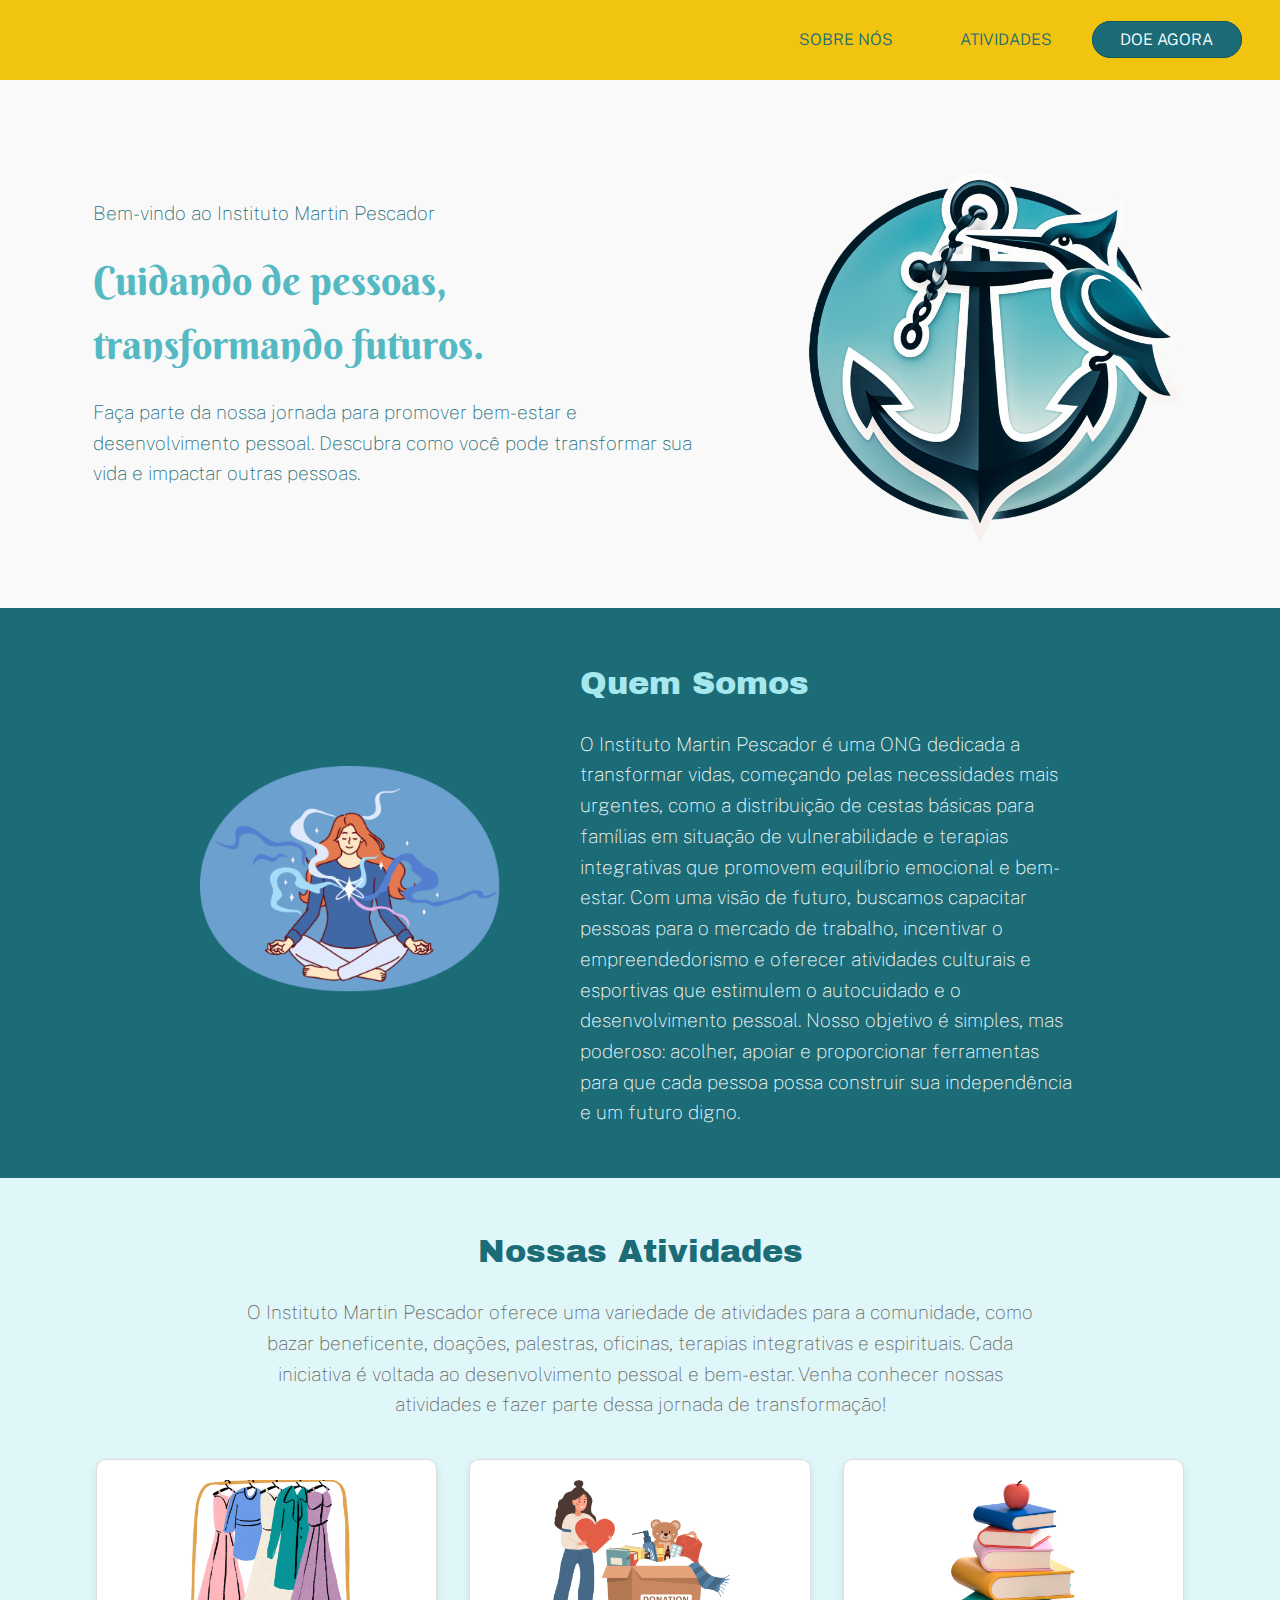
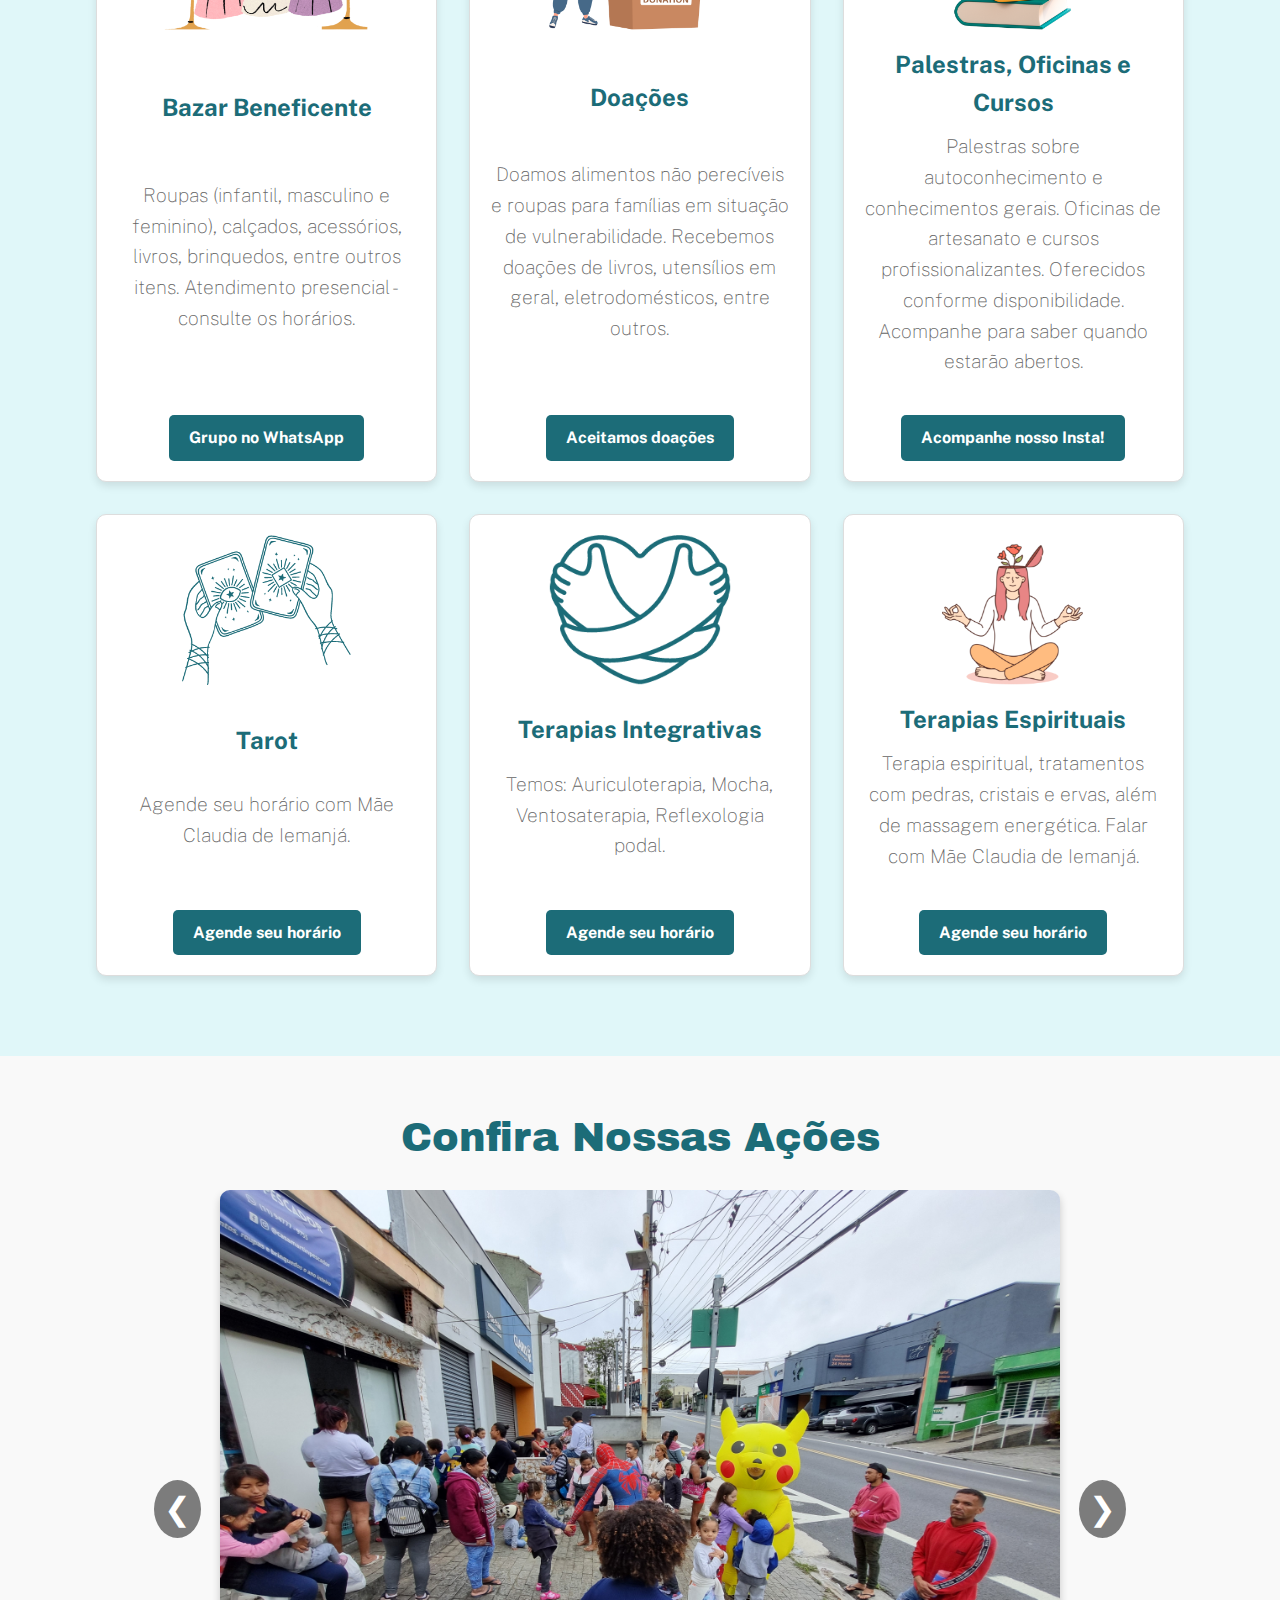
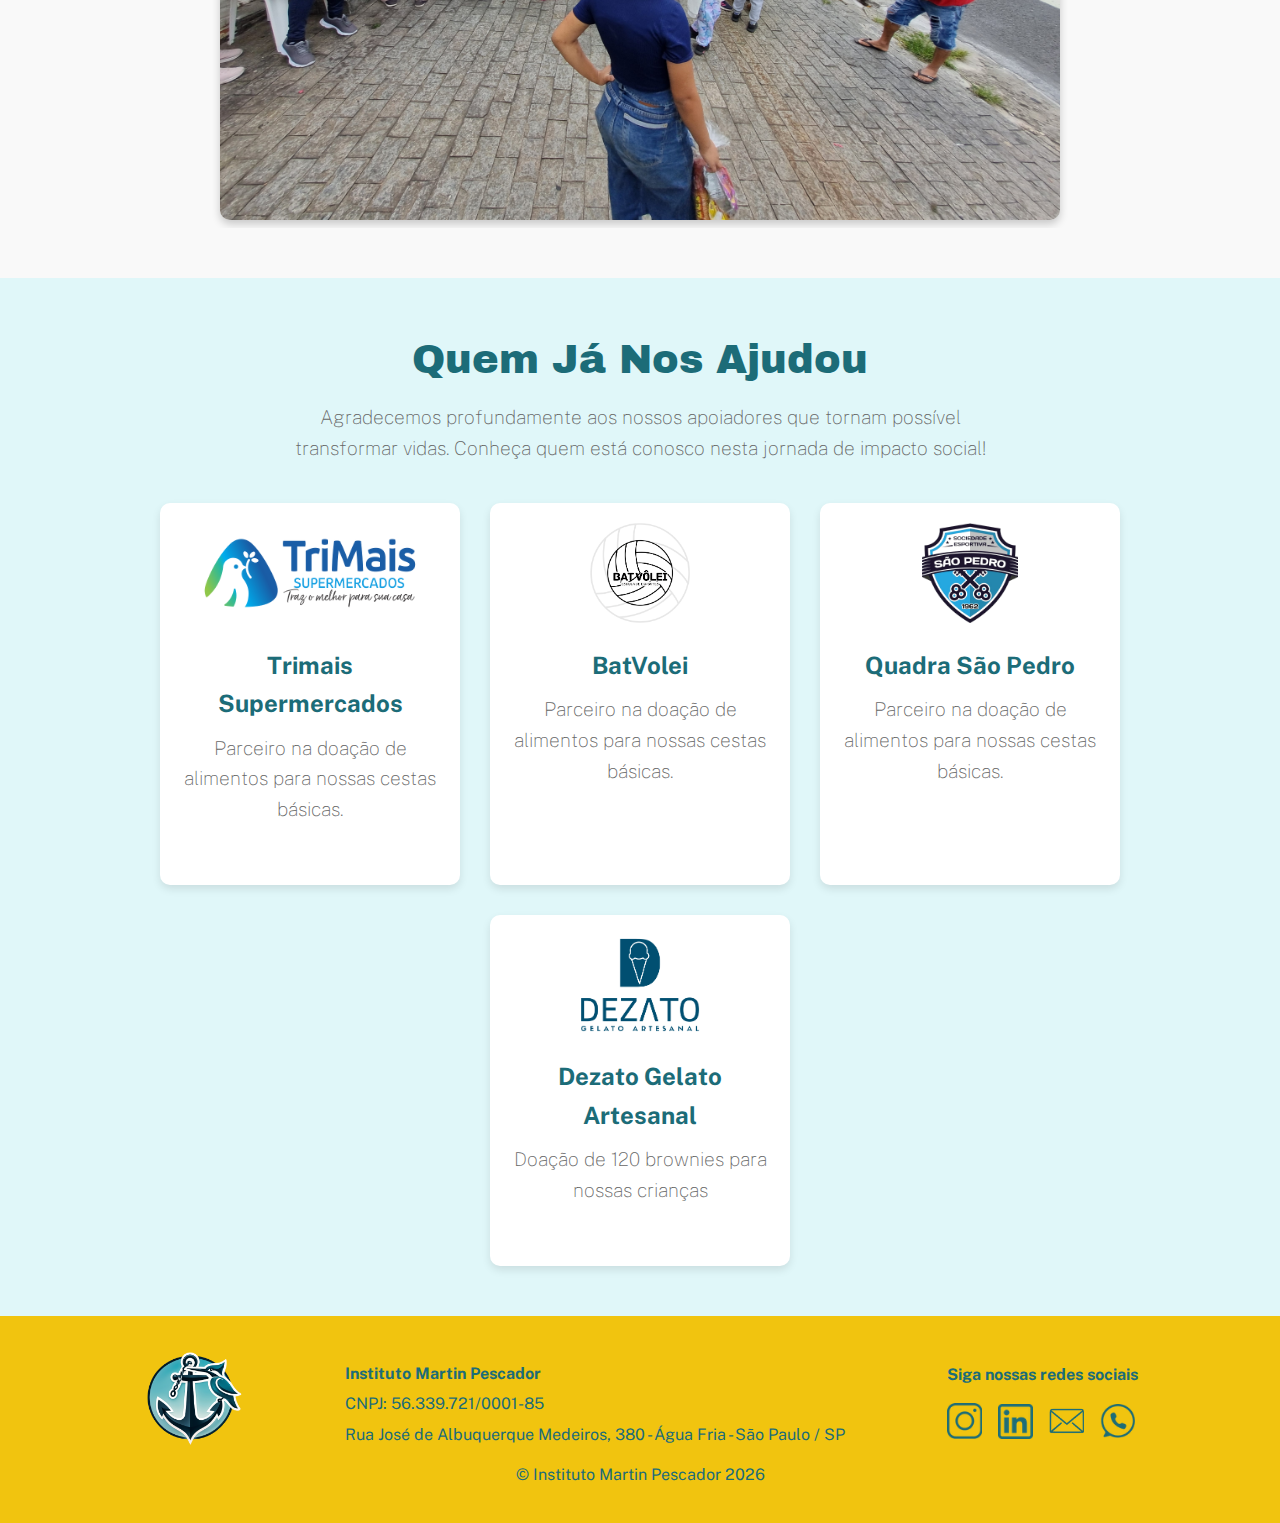
<file: index.html>
<!DOCTYPE html>
<html lang="pt-BR">
<head>
	<meta charset="UTF-8">
	<meta name="viewport" content="width=device-width, initial-scale=1.0">
	<meta name="description" content="O Instituto Martin Pescador promove bem-estar e desenvolvimento pessoal por meio de atividades como bazar beneficente, doações, palestras, oficinas e terapias espirituais e integrativas.">	
	<meta name="keywords" content="instituto martin pescador, desenvolvimento pessoal, bem-estar, bazar beneficente, doações, terapias espirituais, oficinas, cursos, terapias integrativas">
	<meta name="robots" content="index, follow">
	<meta property="og:title" content="Instituto Martin Pescador">
	<meta property="og:description" content="Desenvolvimento pessoal e bem-estar com atividades como bazar beneficente, doações, palestras, oficinas e terapias integrativas e espirituais.">
	<meta property="og:image" content="images/logo.png">
	<meta property="og:url" content="https://www.martinpescador.com.br">
	<meta name="twitter:card" content="summary_large_image">
	<meta name="twitter:title" content="Instituto Martin Pescador">
	<meta name="twitter:description" content="Desenvolvimento pessoal e bem-estar com bazar, doações, palestras, oficinas e terapias integrativas e espirituais.">
	<meta name="twitter:image" content="images/logo.png">
	<meta name="twitter:site" content="@instituto_martinpescador">
	
	<title>Instituto Martin Pescador</title>
	<link rel="canonical" href="https://www.institutomartinpescador.org.br">
	<link rel="stylesheet" href="style.css">
	<link rel="preconnect" href="https://fonts.googleapis.com">
	<link rel="preconnect" href="https://fonts.gstatic.com" crossorigin>
	<link href="https://fonts.googleapis.com/css2?family=Archivo+Black&family=Berkshire+Swash&family=Public+Sans:ital,wght@0,100..900;1,100..900&display=swap" rel="stylesheet">

	<link rel="icon" type="image/png" sizes="16x16"  href="images/favicon.png">
	<meta name="msapplication-TileColor" content="#ffffff">
	<meta name="theme-color" content="#ffffff">
</head>
<body>
    <header>
        <nav>
            <ul>
                <li><a href="#sobre-nos">Sobre Nós</a></li>
                <li><a href="#nossas-atividades">Atividades</a></li>
                <li><a href="./doacao.html" class="btn-doe">Doe Agora</a></li>
            </ul>
        </nav>
    </header>

    <section id="hero">
        <div class="hero-content">
			<h1>Bem-vindo ao Instituto Martin Pescador</h1>
			<p>Cuidando de pessoas, <br> transformando futuros.</p> 
			<p>Faça parte da nossa jornada para promover bem-estar e desenvolvimento pessoal. Descubra como você pode transformar sua vida e impactar outras pessoas.</p>
        </div>
        <div class="hero-image">
            <img src="images/logo.png"  alt="Logo Instituto Martin Pescador">
        </div>
		</section>

    <section id="sobre-nos">
		<div class="missao-content">
			<div class="missao-image">
					<img src="images/missao.png" alt="Ilustração Missão">
			</div>
			<div class="missao-text">
				<h2>Quem Somos</h2>
				<p>O Instituto Martin Pescador é uma ONG dedicada a transformar vidas, começando pelas necessidades mais urgentes, como a distribuição de cestas básicas para famílias em situação de vulnerabilidade e terapias integrativas que promovem equilíbrio emocional e bem-estar. Com uma visão de futuro, buscamos capacitar pessoas para o mercado de trabalho, incentivar o empreendedorismo e oferecer atividades culturais e esportivas que estimulem o autocuidado e o desenvolvimento pessoal. Nosso objetivo é simples, mas poderoso: acolher, apoiar e proporcionar ferramentas para que cada pessoa possa construir sua independência e um futuro digno.</p>
			</div>
		</div>
	</section>
		
	<section id="nossas-atividades">
		<h2>Nossas Atividades</h2>
		<p>O Instituto Martin Pescador oferece uma variedade de atividades para a comunidade, como bazar beneficente, doações, palestras, oficinas, terapias integrativas e espirituais. Cada iniciativa é voltada ao desenvolvimento pessoal e bem-estar. Venha conhecer nossas atividades e fazer parte dessa jornada de transformação!</p>
	
		<div class="activities-container">
			<div class="activity-card">
				<img src="images/bazar.png" alt="Ilustração do Bazar Beneficente">
				<h3>Bazar Beneficente</h3>
				<p>Roupas (infantil, masculino e feminino), calçados, acessórios, livros, brinquedos, entre outros itens. Atendimento presencial - consulte os horários.</p>
				<a href="https://chat.whatsapp.com/Gz7WMMLFgeX7HtNqDDpBQK" class="btn-atividade">Grupo no WhatsApp</a>
			</div>
	
			<div class="activity-card">
				<img src="images/doacoes.png" alt="Ilustração das Doações">
				<h3>Doações</h3>
				<p>Doamos alimentos não perecíveis e roupas para famílias em situação de vulnerabilidade. Recebemos doações de livros, utensílios em geral, eletrodomésticos, entre outros.</p>
				<a href="https://wa.me/5511936183263" class="btn-atividade">Aceitamos doações</a>
			</div>
	
			<div class="activity-card">
				<img src="images/palestras.png" alt="Ilustração das Palestras, Oficinas e Cursos">
				<h3>Palestras, Oficinas e Cursos</h3>
				<p>Palestras sobre autoconhecimento e conhecimentos gerais. Oficinas de artesanato e cursos profissionalizantes. Oferecidos conforme disponibilidade. Acompanhe para saber quando estarão abertos.</p>
				<a href="https://www.instagram.com/institutomartinpescador/" class="btn-atividade">Acompanhe nosso Insta!</a>
			</div>
	
			<div class="activity-card">
				<img src="images/tarot.png" alt="Ilustração do Tarot">
				<h3>Tarot</h3>
				<p>Agende seu horário com Mãe Claudia de Iemanjá.</p>
				<a href="https://wa.me/5511936183263" class="btn-atividade">Agende seu horário</a>
			</div>
	
			<div class="activity-card">
				<img src="images/terapias-integrativas.png" alt="Ilustração das Terapias Integrativas">
				<h3>Terapias Integrativas</h3>
				<p>Temos: Auriculoterapia, Mocha, Ventosaterapia, Reflexologia podal.</p>
				<a href="https://wa.me/5511936183263" class="btn-atividade">Agende seu horário</a>
			</div>
	
			<div class="activity-card">
				<img src="images/terapias-espirituais.png" alt="Ilustração das Terapias Espirituais">
				<h3>Terapias Espirituais</h3>
				<p>Terapia espiritual, tratamentos com pedras, cristais e ervas, além de massagem energética. Falar com Mãe Claudia de Iemanjá.</p>
				<a href="https://wa.me/5511936183263" class="btn-atividade">Agende seu horário</a>
			</div>
		</div>
	</section>

	<section id="acoes-carrossel">
		<h2>Confira Nossas Ações</h2>
		<div class="carousel-container">
			<button class="carousel-btn prev-btn" onclick="moveSlide(-1, true)">&#10094;</button>			<div class="carousel">
				<div class="slide"><img src="images/acao5.png" alt="Ação 5"></div>
				<div class="slide"><img src="images/acao1.png" alt="Ação 1"></div>
				<div class="slide"><img src="images/acao7.png" alt="Ação 7"></div>
				<div class="slide"><img src="images/acao2.png" alt="Ação 2"></div>
				<div class="slide"><img src="images/acao3.png" alt="Ação 3"></div>
				<div class="slide"><img src="images/acao4.png" alt="Ação 4"></div>
				<div class="slide"><img src="images/acao6.png" alt="Ação 6"></div>
			</div>
			<button class="carousel-btn next-btn" onclick="moveSlide(1, true)">&#10095;</button>
		</div>
	</section>

	<section id="nossos-apoiadores">
		<h2>Quem Já Nos Ajudou</h2>
		<p>Agradecemos profundamente aos nossos apoiadores que tornam possível transformar vidas. Conheça quem está conosco nesta jornada de impacto social!</p>
		<div class="supporters-container">
			<div class="supporter">
				<a href="https://www.apoiador1.com" target="_blank">
					<img src="images/apoiador1.png" alt="Trimais Supermercados">
				</a>
				<h3>Trimais Supermercados</h3>
				<p>Parceiro na doação de alimentos para nossas cestas básicas.</p>
			</div>
			<div class="supporter">
				<a href="https://www.instagram.com/batvolei/" target="_blank">
					<img src="images/apoiador2.png" alt="BatVolei">
				</a>
				<h3>BatVolei</h3>
				<p>Parceiro na doação de alimentos para nossas cestas básicas.</p>
			</div>
			<div class="supporter">
				<img src="images/apoiador3.png" alt="Logo do Apoiador 3">
				<h3>Quadra São Pedro</h3>
				<p>Parceiro na doação de alimentos para nossas cestas básicas.</p>
			</div>
			<div class="supporter">
				<a href="https://www.instagram.com/dezatogelato/" target="_blank">
					<img src="images/apoiador4.png" alt="Dezato Gelato">
				</a>
				<h3>Dezato Gelato Artesanal</h3>
				<p>Doação de 120 brownies para nossas crianças</p>
			</div>
		</div>
	</section>

	<footer>
		<div class="footer-container">
			<img src="images/logo.png" alt="Logo Instituto Martin Pescador" class="footer-logo">
			<div class="footer-logo-info">
				<p><strong>Instituto Martin Pescador</strong></p>
				<p>CNPJ: 56.339.721/0001-85</p>
				<a href="https://maps.app.goo.gl/QrHJWaHxXb4hQY8t7">Rua José de Albuquerque Medeiros, 380 - Água Fria - São Paulo / SP</a>
			</div>
			<div class="footer-social">
				<p><strong>Siga nossas redes sociais</strong></p>
				<div class="social-icons">
					<a href="https://www.instagram.com/institutomartinpescador/"><img src="images/instagram.png" alt="Instagram"></a>
					<a href="https://www.linkedin.com/company/institutomartinpescador/"><img src="images/linkedin.png" alt="Linkedin"></a>
					<a href="mailto:contato@institutomartinpescador.org.br"><img src="images/email.png" alt="E-mail"></a>
					<a href="https://wa.me/5511936183263"><img src="images/whatsapp.png" alt="WhatsApp"></a>
				</div>
			</div>
		</div>
		<p>&copy; Instituto Martin Pescador <script>document.write(new Date().getFullYear());</script></p>
	</footer>

	<!-- Google tag (gtag.js) -->
	<script async src="https://www.googletagmanager.com/gtag/js?id=G-5HYWZJTGW7"></script>
	<script>
	window.dataLayer = window.dataLayer || [];
	function gtag(){dataLayer.push(arguments);}
	gtag('js', new Date());

	gtag('config', 'G-5HYWZJTGW7');
	</script>
	<script>
		let currentSlide = 0;
		let autoplayInterval;
	
		// Função para mover os slides
		function moveSlide(direction, cancelAutoplay = false) {
			const carousel = document.querySelector('.carousel');
			const slides = document.querySelectorAll('.slide');
			const totalSlides = slides.length;
	
			// Atualiza o índice do slide atual
			currentSlide = (currentSlide + direction + totalSlides) % totalSlides;
	
			// Move o carrossel
			carousel.style.transform = `translateX(-${currentSlide * 100}%)`;
	
			// Cancela o autoplay somente se o usuário clicar manualmente
			if (cancelAutoplay) {
				stopAutoplay();
			}
		}
	
		// Função para iniciar o autoplay
		function startAutoplay() {
			autoplayInterval = setInterval(() => {
				moveSlide(1); // Avança automaticamente para o próximo slide
			}, 3000); // Alterar o tempo (em milissegundos) conforme necessário
		}
	
		// Função para parar o autoplay
		function stopAutoplay() {
			clearInterval(autoplayInterval);
		}
	
		// Inicia o autoplay automaticamente ao carregar a página
		document.addEventListener('DOMContentLoaded', startAutoplay);
	</script>
</body>
</html>
</file>
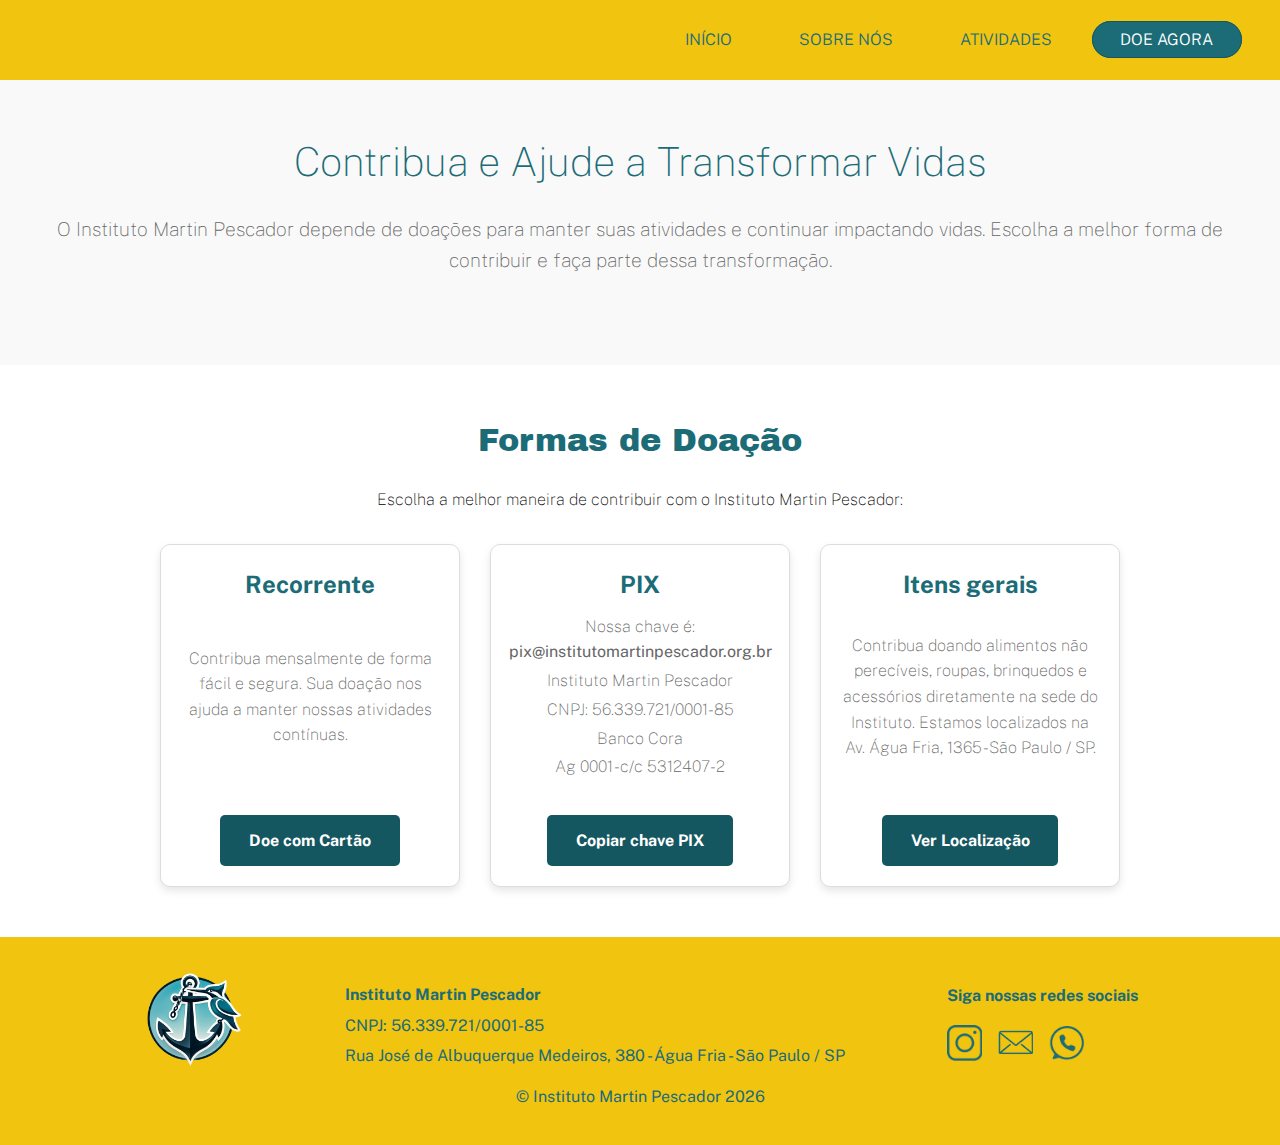
<file: doacao.html>
<!DOCTYPE html>
<html lang="pt-BR">
<head>
	<meta charset="UTF-8">
	<meta name="viewport" content="width=device-width, initial-scale=1.0">
	<meta name="description" content="Contribua com o Instituto Martin Pescador e ajude a transformar vidas por meio de doações recorrentes, Pix ou doação de alimentos, roupas e brinquedos.">
	<meta name="keywords" content="doação, Instituto Martin Pescador, doação recorrente, Pix, doação de alimentos, doação de roupas, doação de brinquedos">
	<meta name="robots" content="index, follow">
	<meta property="og:title" content="Doe para o Instituto Martin Pescador">
	<meta property="og:description" content="Ajude a manter nossas atividades com sua doação. Escolha entre doação recorrente, Pix ou doações de itens físicos.">
	<meta property="og:image" content="images/doe.png">
	<meta property="og:url" content="https://www.institutomartinpescador.org.br/doacao.html">
	<meta name="twitter:card" content="summary_large_image">
	<meta name="twitter:title" content="Doe para o Instituto Martin Pescador">
	<meta name="twitter:description" content="Ajude a transformar vidas com sua doação.">
	
	<title>Doe para o Instituto Martin Pescador</title>
	<link rel="stylesheet" href="style.css">
	<link rel="icon" type="image/png" sizes="16x16"  href="images/favicon.png">
	<link rel="preconnect" href="https://fonts.googleapis.com">
	<link rel="preconnect" href="https://fonts.gstatic.com" crossorigin>
	<link href="https://fonts.googleapis.com/css2?family=Archivo+Black&family=Berkshire+Swash&family=Public+Sans:ital,wght@0,100..900;1,100..900&display=swap" rel="stylesheet">

</head>
<body>
	<header>
		<nav>
			<ul>
				<li><a href="./index.html">Início</a></li>
				<li><a href="./index.html#sobre-nos">Sobre Nós</a></li>
				<li><a href="./index.html#nossas-atividades">Atividades</a></li>
				<li><a href="./doacao.html" class="btn-doe">Doe Agora</a></li>
			</ul>
		</nav>
	</header>

	<section id="doacao-hero">
		<h1>Contribua e Ajude a Transformar Vidas</h1>
		<p>O Instituto Martin Pescador depende de doações para manter suas atividades e continuar impactando vidas. Escolha a melhor forma de contribuir e faça parte dessa transformação.</p>
	</section>

	<section id="opcoes-doacao">
		<h2>Formas de Doação</h2>
		<p>Escolha a melhor maneira de contribuir com o Instituto Martin Pescador:</p>

		<div class="doacao-container">
			<div class="doacao-card">
				<!-- <img src="images/cartao.png" alt="Doação Recorrente no Cartão"> -->
				<h3>Recorrente</h3>
				<p>Contribua mensalmente de forma fácil e segura. Sua doação nos ajuda a manter nossas atividades contínuas.</p>
				<a href="https://www.paypal.com/donate/?hosted_button_id=HTZRRKR9D7NW6" class="btn-doacao">Doe com Cartão</a>
			</div>

			<div class="doacao-card">
				<!-- <img src="images/pix.png" alt="Doe via Pix"> -->
				<h3>PIX</h3>
				<p>Nossa chave é: <strong id="pix-key">pix@institutomartinpescador.org.br</strong></p>
				<p>Instituto Martin Pescador</p>
				<p>CNPJ: 56.339.721/0001-85</p>
				<p>Banco Cora</p>
				<p>Ag 0001 - c/c 5312407-2</p>
				<a onclick="copyPixKey()" class="btn-doacao">Copiar chave PIX</a>
				<p id="copy-confirmation" style="display: none; color: green; font-weight: bold;">Chave Pix copiada!</p>
			</div>

			<div class="doacao-card">
				<!-- <img src="images/alimentos.png" alt="Doação de Alimentos, Roupas e Brinquedos"> -->
				<h3>Itens gerais</h3>
				<p>Contribua doando alimentos não perecíveis, roupas, brinquedos e acessórios diretamente na sede do Instituto. Estamos localizados na Av. Água Fria, 1365 - São Paulo / SP.</p>
				<a href="https://maps.app.goo.gl/QrHJWaHxXb4hQY8t7" class="btn-doacao">Ver Localização</a>
			</div>
		</div>
	</section>

	<footer>
		<div class="footer-container">
			<img src="images/logo.png" alt="Logo Instituto Martin Pescador" class="footer-logo">
			<div class="footer-logo-info">
				<p><strong>Instituto Martin Pescador</strong></p>
				<p>CNPJ: 56.339.721/0001-85</p>
				<a href="https://maps.app.goo.gl/QrHJWaHxXb4hQY8t7">Rua José de Albuquerque Medeiros, 380 - Água Fria - São Paulo / SP</a>
			</div>
			<div class="footer-social">
				<p><strong>Siga nossas redes sociais</strong></p>
				<div class="social-icons">
					<a href="https://www.instagram.com/institutomartinpescador/"><img src="images/instagram.png" alt="Instagram"></a>
					<a href="mailto:contato@institutomartinpescador.org.br"><img src="images/email.png" alt="E-mail"></a>
					<a href="https://wa.me/5511936183263"><img src="images/whatsapp.png" alt="WhatsApp"></a>
				</div>
			</div>
		</div>
		<p>&copy; Instituto Martin Pescador <script>document.write(new Date().getFullYear());</script></p>
	</footer>

	<script>
		function copyPixKey() {
			// Seleciona o texto da chave Pix
			const pixKey = document.getElementById('pix-key').innerText;
	
			// Cria um campo de texto temporário para copiar o conteúdo
			const tempInput = document.createElement('input');
			tempInput.value = pixKey;
			document.body.appendChild(tempInput);
			tempInput.select();
			tempInput.setSelectionRange(0, 99999); // Para dispositivos móveis
	
			// Executa o comando de cópia
			document.execCommand('copy');
	
			// Remove o campo de texto temporário
			document.body.removeChild(tempInput);
	
			// Exibe uma mensagem de confirmação
			document.getElementById('copy-confirmation').style.display = 'block';
	
			// Oculta a mensagem após 3 segundos
			setTimeout(() => {
				document.getElementById('copy-confirmation').style.display = 'none';
			}, 3000);
		}
	</script>
</body>
</html>
</file>
<file: style.css>
* {
    margin: 0;
    padding: 0;
    box-sizing: border-box;
}

body {
    font-family: "Public Sans", sans-serif;
    font-weight: 100;
    font-style: normal;
    line-height: 1.6;
}

header {
    background-color: #f1c40f;
    padding: 1.3rem 2rem;
}

h1 {
    font-size: 1.2rem;
    color: #1c6c78;
    font-family: "Public Sans", sans-serif;
    font-weight: 100;
    font-style: normal;
    line-height: 1.6;
}

h2 {
    font-family: "Archivo Black", sans-serif;
    font-weight: 400;
    font-style: normal;
    font-size: 2rem;
}

nav ul {
    list-style: none;
    display: flex;
    justify-content: end;
    flex-direction: column;
    align-content: center;
    flex-wrap: wrap;
}

nav ul li {
    margin: 0.4rem;
    text-align: center;
}

nav ul li a:hover {
    background-color: #1c6c78;
    color: white;
}

nav ul li a {
    text-decoration: none;
    color: #1c6c78;
    text-transform: uppercase;
    font-weight: 300;
    padding: 0.5rem 1.7rem;
    border-radius: 20px;
}

.btn-doe {
    background-color: #1c6c78;
    color: white;
    padding: 0.5rem 1.7rem;
    border-radius: 20px;
    font-weight: 300;
    border: 1px #155760 solid;
}

.btn-doe:hover {
    background-color: #f1c40f;
    color: #155760;
}

section#hero {
    display: flex;
    flex-direction: column;
    align-items: center;
    padding: 50px 20px;
    background-color: #f9f9f9;
}

.hero-content h1 + p {
    font-family: "Berkshire Swash", serif;
    font-weight: 400;
    font-style: normal;
    font-size: 2.5rem;
    color: #55b9c3;
    margin-bottom: 20px;
    margin-top: 20px;
}

.hero-content p {
    font-size: 1.2rem;
    color: #1c6c78;
}

.hero-image img {
    max-width: 400px;
    height: auto;
    margin-top: 20px;
}

section#sobre-nos {
    display: flex;
    flex-direction: column;
    align-items: center;
    background-color: #1c6c78;
    padding: 50px 20px;
    color: white;
}

.missao-content {
    display: flex;
    flex-direction: column;
    align-items: center;
    max-width: 1000px;
}

.missao-image img {
    max-width: 300px;
    height: auto;
    margin-bottom: 20px;
}

.missao-text h2 {
    margin-bottom: 20px;
    color: #a7e8ef;
}

.missao-text p {
    font-size: 1.2rem;
}

footer {
    background-color: #f1c40f;
    color: #1c6c78;
    padding: 30px 0;
    text-align: center;
    font-family: "Public Sans", sans-serif;
}

.footer-container {
    display: flex;
    flex-direction: column;
    align-items: center;
    justify-content: space-evenly;
    max-width: 1200px;
    margin: 0 auto;
}

.footer-logo-info {
    margin: 10px 0;
}

.footer-logo-info a {
    text-decoration: none;
    color: #1c6c78;
    font-weight: normal;
}

.footer-logo {
    max-width: 100px;
    margin-bottom: 10px;
}

.footer-social {
    margin: 10px 0;
}

.footer-social .social-icons {
    margin-top: 1rem;
    display: flex;
    gap: 1rem;
    align-items: center;
    justify-content: center;
}

.footer-social .social-icons a img {
    max-width: 35px;
    height: auto;
}

footer p {
    margin: 5px 0;
    font-weight: 400;
}

#nossas-atividades {
    background-color: #e0f7f9;
    padding: 3rem 4rem;
    text-align: center;
}

#nossas-atividades h2 {
    color: #1c6c78;
    margin-bottom: 20px;
}

#nossas-atividades p {
    font-size: 1.2rem;
    color: #666;
    margin-bottom: 2em;
    max-width: 800px;
    margin-left: auto;
    margin-right: auto;
}

.activities-container {
    display: grid;
    justify-content: space-evenly;
    grid-column-gap: 2em;
    grid-row-gap: 2em;
}

.activity-card {
    background-color: #fff;
    border: 1px solid #ddd;
    border-radius: 10px;
    padding: 20px;
    box-shadow: 0 4px 8px rgba(0, 0, 0, 0.1);
    display: flex;
    flex-direction: column;
    justify-content: space-between;
    align-items: center;
}

.activity-card img {
    max-height: 150px;
    margin-bottom: 15px;
}

.activity-card h3 {
    color: #1c6c78;
    font-size: 1.5rem;
    margin-bottom: 10px;
}

.activity-card p {
    color: #666;
    font-size: 1rem;
    margin-bottom: 20px;
}

.btn-atividade {
    background-color: #1c6c78;
    color: #fff;
    padding: 10px 20px;
    text-decoration: none;
    border-radius: 5px;
    display: inline-block;
    font-weight: bold;
}

.btn-atividade:hover {
    background-color: #155760;
}

#doacao-hero {
    display: flex;
    flex-direction: column;
    align-items: center;
    padding: 50px 20px;
    background-color: #f9f9f9;
    text-align: center;
}

#doacao-hero h1 {
    color: #1c6c78;
    font-size: 2.5rem;
    margin-bottom: 20px;
}

#doacao-hero p {
    font-size: 1.2rem;
    color: #666;
    margin-bottom: 40px;
}

#opcoes-doacao {
    padding: 50px 20px;
    text-align: center;
}

#opcoes-doacao h2 {
    color: #1c6c78;
    margin-bottom: 20px;
}

.doacao-container {
    display: flex;
    justify-content: center;
    gap: 30px;
    flex-wrap: wrap;
    margin-top: 2em;
}

.doacao-card {
    display: flex;
    flex-direction: column;
    justify-content: space-between;
    align-items: center;
    background-color: #fff;
    border: 1px solid #ddd;
    border-radius: 10px;
    padding: 20px;
    width: 300px;
    text-align: center;
    box-shadow: 0 4px 8px rgba(0, 0, 0, 0.1);
}

.doacao-card img {
    max-width: 100px;
    margin-bottom: 15px;
}

.doacao-card h3 {
    font-size: 1.5rem;
    color: #1c6c78;
    margin-bottom: 10px;
}

.doacao-card > p {
    color: #666;
    margin-bottom: .2em;
}

.btn-doacao {
    background-color: #155760;
    color: white;
    padding: 0.8em 1.8em;
    border-radius: 5px;
    text-decoration: none;
    font-weight: bold;
    margin-top: 2em;
}

.btn-doacao:hover {
    background-color: #f1c40f;
}


/* Responsivo */
@media (min-width: 768px) {
    nav ul {
        flex-direction: row;
    }

    section#hero {
        flex-direction: row;
        justify-content: space-evenly;
    }

    .hero-content {
        max-width: 50%;
    }

    .hero-image {
        max-width: 40%;
    }

    section#sobre-nos .missao-content {
        flex-direction: row;
        justify-content: space-evenly;
        text-align: left;
    }

    .missao-image, .missao-text {
        max-width: 50%;
    }

    .missao-image {
        margin-right: 20px;
    }

    .activities-container {
        grid-template-columns: repeat(3, 1fr);
        margin: 2em;
    }

    .footer-container {
        flex-direction: row;
        align-items: center;
    }

    .footer-logo-info {
        text-align: left;
    }

    .footer-social {
        text-align: right;
    }

    .footer-social .social-icons {
        justify-content: flex-start;
    }
}

/* Seção do carrossel */
#acoes-carrossel {
    text-align: center;
    padding: 50px 20px;
    background-color: #f9f9f9;
}

#acoes-carrossel h2 {
    font-size: 2.5rem;
    color: #1c6c78;
    margin-bottom: 20px;
}

/* Contêiner do carrossel */
.carousel-container {
    position: relative;
    width: 80%;
    margin: 0 auto;
    overflow: hidden;
}

.carousel {
    display: flex;
    transition: transform 0.5s ease-in-out;
    width: 100%;
}

.slide {
    min-width: 100%;
    box-sizing: border-box;
}

.slide img {
    height: 70vh;
    border-radius: 10px;
    box-shadow: 0 4px 8px rgba(0, 0, 0, 0.2);
}

/* Botões de navegação */
.carousel-btn {
    position: absolute;
    top: 50%;
    transform: translateY(-50%);
    background-color: rgba(0, 0, 0, 0.5);
    color: white;
    border: none;
    font-size: 2rem;
    padding: 10px;
    cursor: pointer;
    border-radius: 50%;
    z-index: 10;
    transition: background-color 0.3s ease;
}

.carousel-btn:hover {
    background-color: rgba(0, 0, 0, 0.8);
}

.prev-btn {
    left: 10px;
}

.next-btn {
    right: 10px;
}

/* Responsivo */
@media (max-width: 768px) {
    #acoes-carrossel h2 {
        font-size: 2rem;
    }

    .carousel-btn {
        font-size: 1.5rem;
        padding: 8px;
    }
}

/* Estilos para a seção de apoiadores */
#nossos-apoiadores {
    padding: 50px 20px;
    text-align: center;
    background-color: #e0f7f9;
}

#nossos-apoiadores h2 {
    font-size: 2.5rem;
    color: #1c6c78;
    margin-bottom: 10px;
}

#nossos-apoiadores p {
    font-size: 1.2rem;
    color: #666;
    margin-bottom: 40px;
    max-width: 700px;
    margin-left: auto;
    margin-right: auto;
}

.supporters-container {
    display: flex;
    flex-wrap: wrap;
    justify-content: center;
    gap: 30px;
}

.supporter {
    background-color: white;
    border-radius: 10px;
    box-shadow: 0 4px 8px rgba(0, 0, 0, 0.1);
    width: 300px;
    padding: 20px;
    text-align: center;
    transition: transform 0.3s ease, box-shadow 0.3s ease;
}

.supporter:hover {
    transform: translateY(-10px);
    box-shadow: 0 8px 16px rgba(0, 0, 0, 0.2);
}

.supporter img {
    max-width: 100%;
    max-height: 100px;
    margin-bottom: 15px;
    object-fit: contain;
}

.supporter h3 {
    font-size: 1.5rem;
    color: #1c6c78;
    margin-bottom: 10px;
}

.supporter p {
    font-size: 1rem;
    color: #666;
    margin-bottom: 10px;
}

a {
    text-decoration: none;
    color: inherit;
}

/*
</file>
